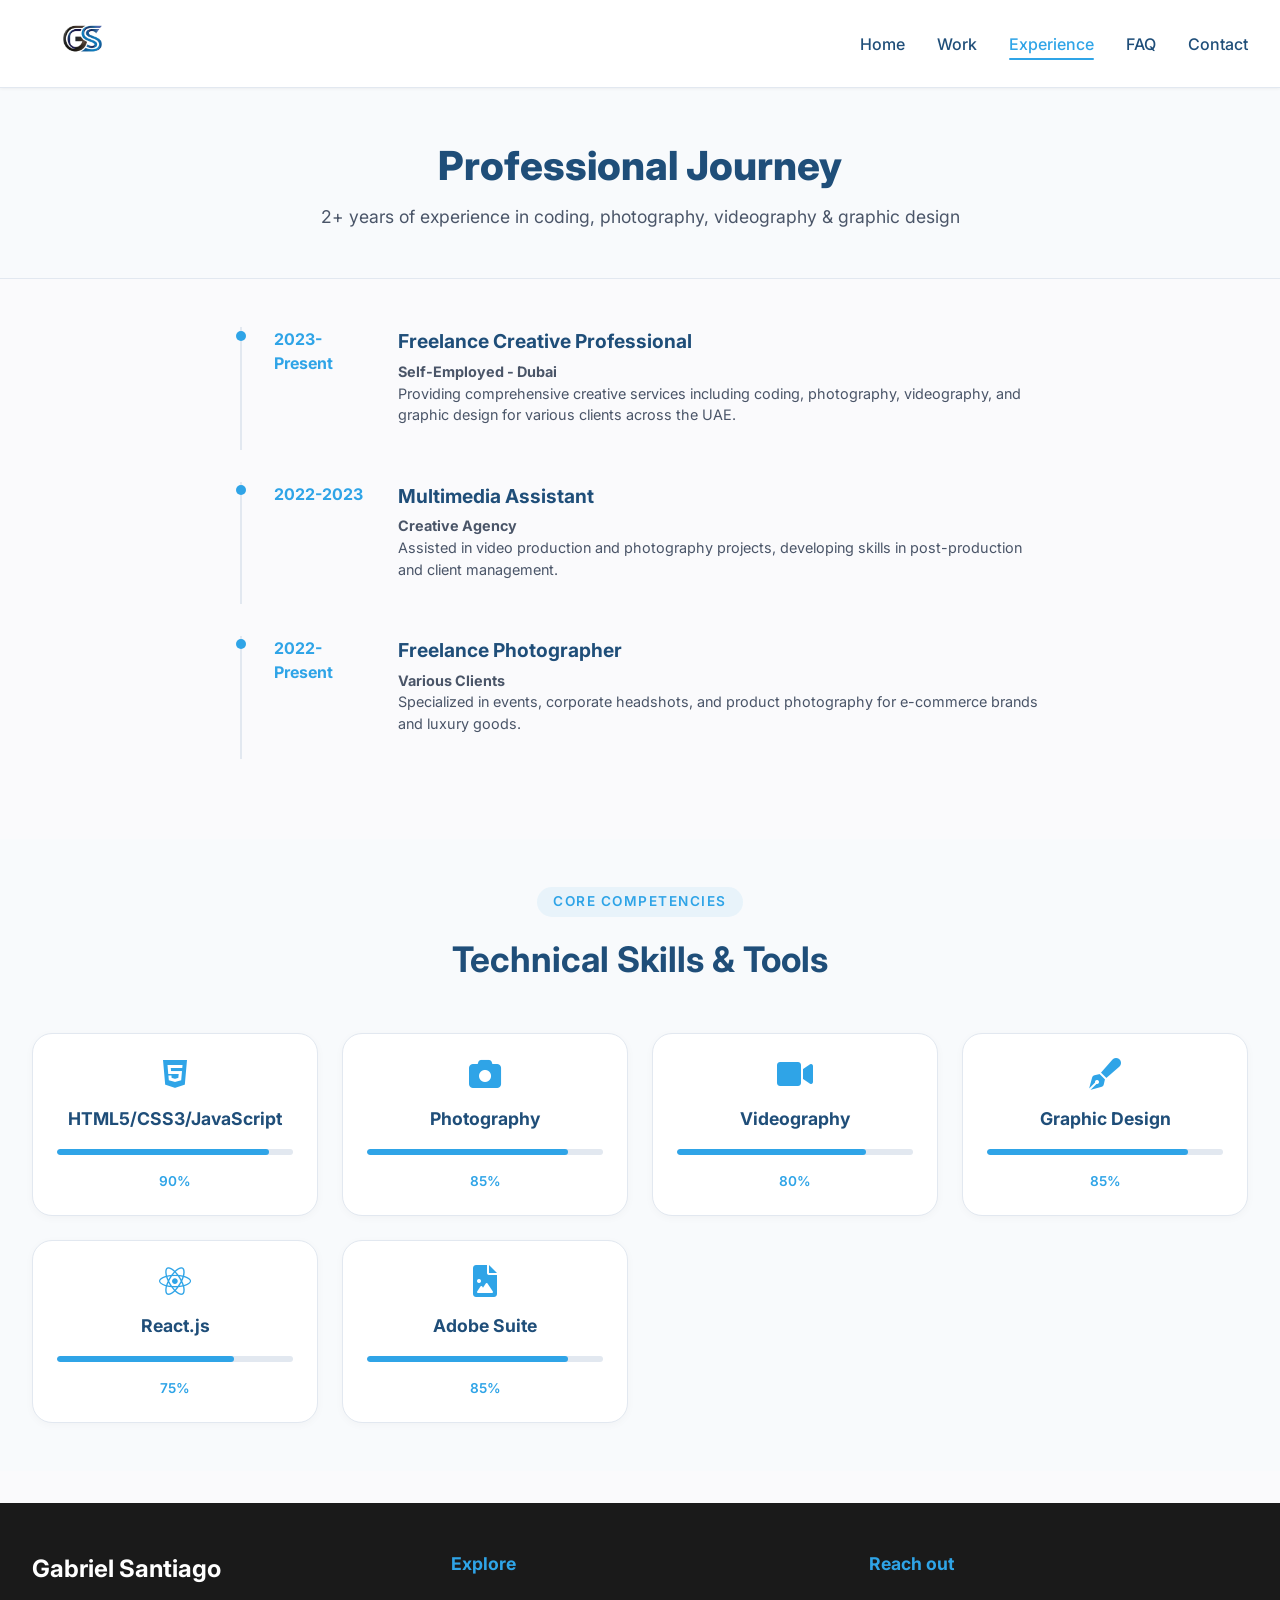
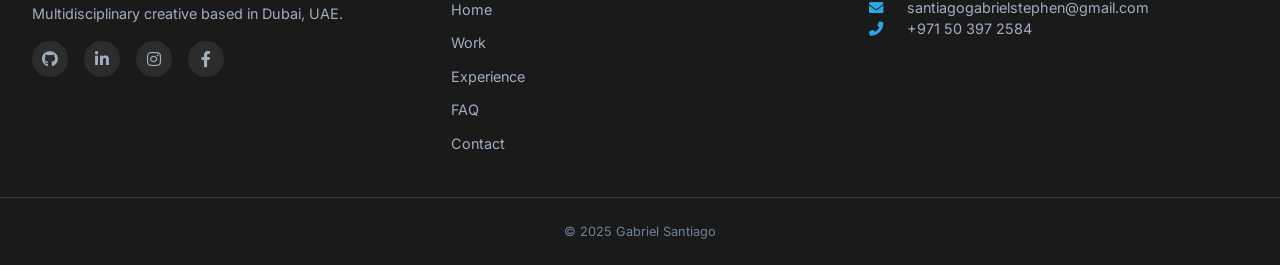
<file: experience.html>
<!DOCTYPE html>
<html lang="en">
<head>
    <meta charset="UTF-8">
    <meta name="viewport" content="width=device-width, initial-scale=1.0">
    <title>Experience | Gabriel Santiago Professional Journey</title>
    <link rel="icon" type="image/png" href="favicon.png">
    <link rel="stylesheet" href="style.css">
    <link href="https://fonts.googleapis.com/css2?family=Inter:opsz,wght@14..32,300;400;600;700;800&display=swap" rel="stylesheet">
    <link rel="stylesheet" href="https://cdnjs.cloudflare.com/ajax/libs/font-awesome/6.0.0-beta3/css/all.min.css">
</head>
<body>
<div class="page-transition-overlay" id="pageOverlay">
    <img src="images/logo for portfolio.png" alt="Gabriel Santiago" class="transition-logo">
    <div class="transition-loading-bar">
        <div class="transition-loading-bar-fill"></div>
    </div>
    <span class="transition-text">Loading</span>
</div>    <div class="content-wrapper" id="contentWrapper">

        <header class="site-header">
            <div class="container nav-container">
                <div class="logo">
                    <a href="index.html">
                        <img src="images/logo for portfolio.png" alt="Gabriel Santiago Logo" style="height: 55px; width: auto; display: block;">
                    </a>
                </div>
                <nav class="main-nav">
                    <ul class="nav-links">
                        <li><a href="index.html">Home</a></li>
                        <li><a href="work.html">Work</a></li>
                        <li><a href="experience.html">Experience</a></li>
                        <li><a href="faq.html">FAQ</a></li>
                        <li><a href="contact.html">Contact</a></li>
                    </ul>
                </nav>
                <div class="menu-toggle" id="mobile-menu">
                    <i class="fas fa-bars"></i>
                </div>
            </div>
        </header>

        <main>
            <section class="page-header">
                <div class="container">
                    <h1>Professional Journey</h1>
                    <p>2+ years of experience in coding, photography, videography & graphic design</p>
                </div>
            </section>

            <section class="experience-section">
                <div class="container">
                    <div class="timeline" id="timeline"></div>
                </div>
            </section>

            <section class="skills-detailed">
                <div class="container">
                    <div class="section-header">
                        <span class="section-tag">Core Competencies</span>
                        <h2>Technical Skills & Tools</h2>
                    </div>
                    <div class="skills-detailed-grid" id="skillsDetailed"></div>
                </div>
            </section>
        </main>

        <footer class="site-footer">
            <div class="container footer-container">
                <div class="footer-about">
                    <h3>Gabriel Santiago</h3>
                    <p>Multidisciplinary creative based in Dubai, UAE.</p>
                    <div class="social-links">
                        <a href="https://github.com/stephengabrielsantiago35-stack" target="_blank" rel="noopener" aria-label="GitHub"><i class="fab fa-github"></i></a>
                        <a href="https://www.linkedin.com/in/gabriel-stephen-santiago-94b96336a" target="_blank" rel="noopener" aria-label="LinkedIn"><i class="fab fa-linkedin-in"></i></a>
                        <a href="https://instagram.com/Pareng_gab_to" target="_blank" rel="noopener" aria-label="Instagram"><i class="fab fa-instagram"></i></a>
                        <a href="https://www.facebook.com/gabriel.santiago.973800" target="_blank" rel="noopener" aria-label="Facebook"><i class="fab fa-facebook-f"></i></a>
                    </div>
                </div>
                <div class="footer-links">
                    <h4>Explore</h4>
                    <ul>
                        <li><a href="index.html">Home</a></li>
                        <li><a href="work.html">Work</a></li>
                        <li><a href="experience.html">Experience</a></li>
                        <li><a href="faq.html">FAQ</a></li>
                        <li><a href="contact.html">Contact</a></li>
                    </ul>
                </div>
                <div class="footer-contact">
                    <h4>Reach out</h4>
                    <p><i class="fas fa-envelope"></i> santiagogabrielstephen@gmail.com</p>
                    <p><i class="fas fa-phone-alt"></i> +971 50 397 2584</p>
                </div>
            </div>
            <div class="footer-bottom">
                <p>© 2025 Gabriel Santiago</p>
            </div>
        </footer>

    </div>
    <script src="script.js"></script>
</body>
</html>
</file>
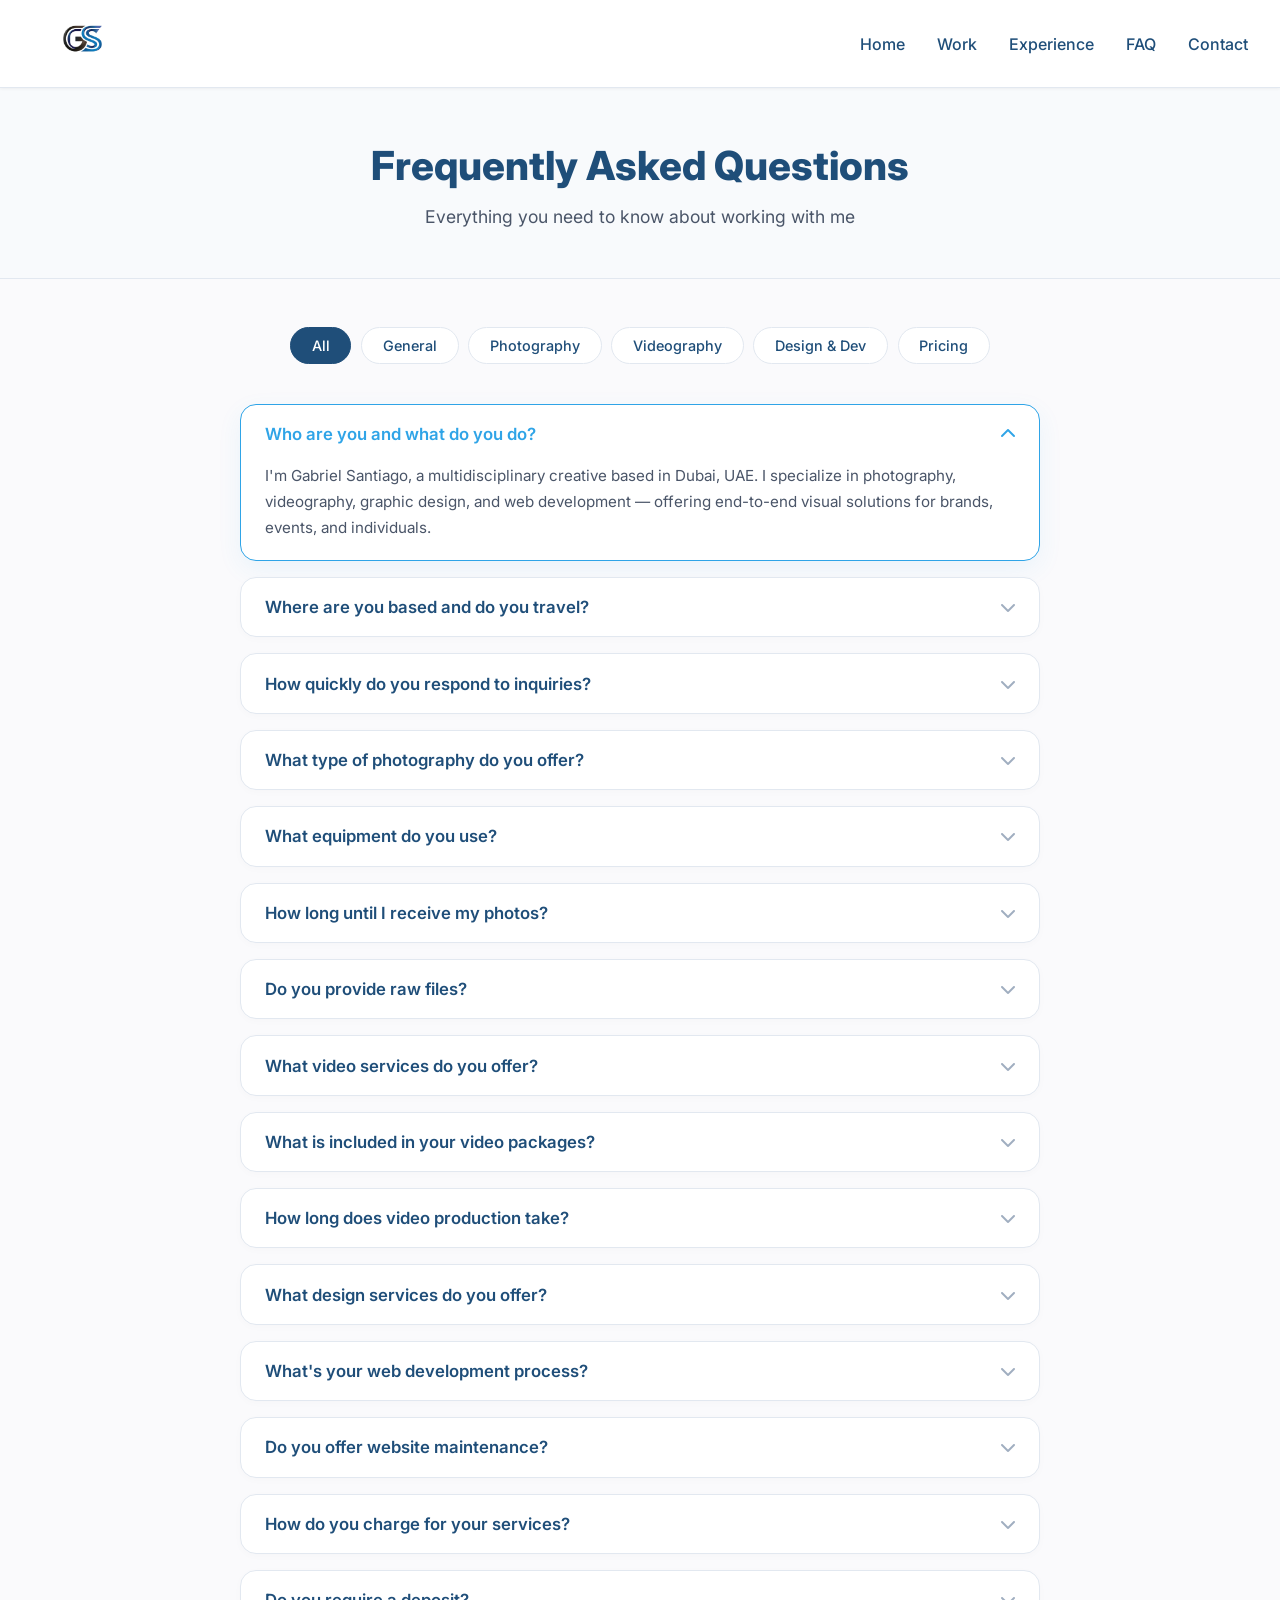
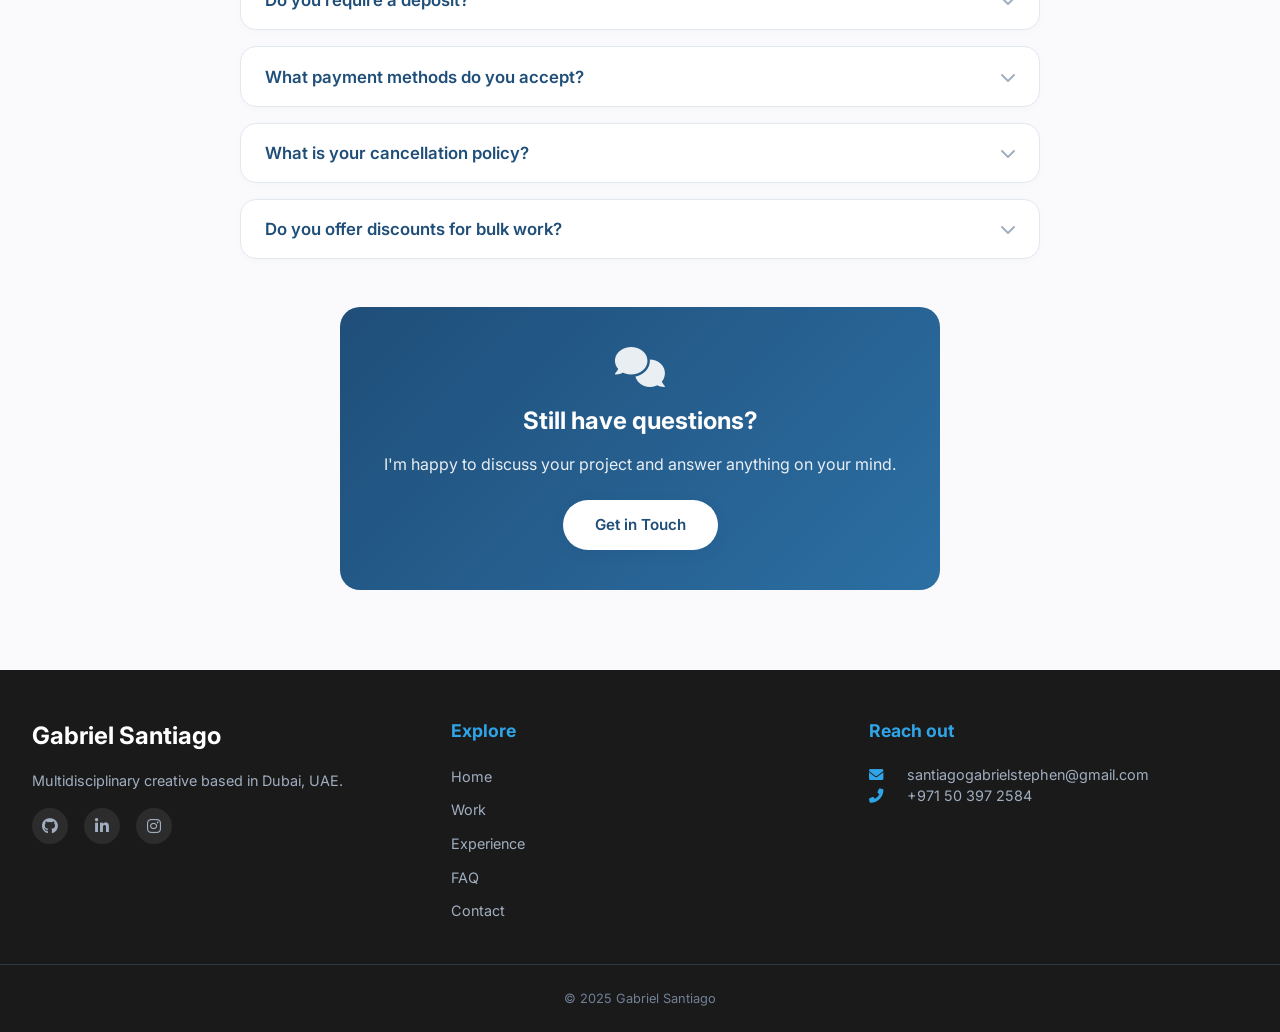
<file: FAQ.html>
<!DOCTYPE html>
<html lang="en">
<head>
    <meta charset="UTF-8">
    <meta name="viewport" content="width=device-width, initial-scale=1.0">
    <title>FAQ | Gabriel Santiago Visual Portfolio</title>
    <link rel="stylesheet" href="style.css">
    <link href="https://fonts.googleapis.com/css2?family=Inter:opsz,wght@14..32,300;400;600;700;800&display=swap" rel="stylesheet">
    <link rel="stylesheet" href="https://cdnjs.cloudflare.com/ajax/libs/font-awesome/6.0.0-beta3/css/all.min.css">
</head>
<body>

    <header class="site-header">
        <div class="container nav-container">
            <div class="logo">
                <a href="index.html">
                    <img src="images/logo for portfolio.png" alt="Gabriel Santiago Logo" style="height: 55px; width: auto; display: block;">
                </a>
            </div>
            <nav class="main-nav">
                <ul class="nav-links">
                    <li><a href="index.html">Home</a></li>
                    <li><a href="work.html">Work</a></li>
                    <li><a href="experience.html">Experience</a></li>
                    <li><a href="faq.html">FAQ</a></li>
                    <li><a href="contact.html">Contact</a></li>
                </ul>
            </nav>
            <div class="menu-toggle" id="mobile-menu">
                <i class="fas fa-bars"></i>
            </div>
        </div>
    </header>

    <main>
        <section class="page-header">
            <div class="container">
                <h1>Frequently Asked Questions</h1>
                <p>Everything you need to know about working with me</p>
            </div>
        </section>

        <section class="faq-section">
            <div class="container">
                <div class="faq-categories" id="faqCategories">
                    <button class="faq-cat-btn active-cat" data-cat="all">All</button>
                    <button class="faq-cat-btn" data-cat="general">General</button>
                    <button class="faq-cat-btn" data-cat="photography">Photography</button>
                    <button class="faq-cat-btn" data-cat="videography">Videography</button>
                    <button class="faq-cat-btn" data-cat="design">Design & Dev</button>
                    <button class="faq-cat-btn" data-cat="pricing">Pricing</button>
                </div>

                <div class="faq-grid" id="faqGrid">
                    <div class="faq-card" data-cat="general">
                        <button class="faq-question" aria-expanded="false">
                            <span>Who are you and what do you do?</span>
                            <i class="fas fa-chevron-down"></i>
                        </button>
                        <div class="faq-answer">
                            <p>I'm Gabriel Santiago, a multidisciplinary creative based in Dubai, UAE. I specialize in photography, videography, graphic design, and web development — offering end-to-end visual solutions for brands, events, and individuals.</p>
                        </div>
                    </div>

                    <div class="faq-card" data-cat="general">
                        <button class="faq-question" aria-expanded="false">
                            <span>Where are you based and do you travel?</span>
                            <i class="fas fa-chevron-down"></i>
                        </button>
                        <div class="faq-answer">
                            <p>I'm based in Dubai, UAE, and yes — I'm available for travel! Whether it's within the UAE or internationally, I'm happy to discuss travel arrangements. Travel costs are typically added to the project quote for locations outside Dubai.</p>
                        </div>
                    </div>

                    <div class="faq-card" data-cat="general">
                        <button class="faq-question" aria-expanded="false">
                            <span>How quickly do you respond to inquiries?</span>
                            <i class="fas fa-chevron-down"></i>
                        </button>
                        <div class="faq-answer">
                            <p>I typically respond within 24-48 hours. For urgent requests, feel free to call or WhatsApp me at +971 50 397 2584.</p>
                        </div>
                    </div>

                    <div class="faq-card" data-cat="photography">
                        <button class="faq-question" aria-expanded="false">
                            <span>What type of photography do you offer?</span>
                            <i class="fas fa-chevron-down"></i>
                        </button>
                        <div class="faq-answer">
                            <p>I cover a wide range including:</p>
                            <ul>
                                <li><strong>Portrait Photography</strong> — Individual, family, and professional headshots</li>
                                <li><strong>Event Photography</strong> — Corporate events, galas, and private celebrations</li>
                                <li><strong>Product Photography</strong> — E-commerce, luxury goods, and catalog shoots</li>
                                <li><strong>Lifestyle Photography</strong> — Brand storytelling and editorial work</li>
                            </ul>
                        </div>
                    </div>

                    <div class="faq-card" data-cat="photography">
                        <button class="faq-question" aria-expanded="false">
                            <span>What equipment do you use?</span>
                            <i class="fas fa-chevron-down"></i>
                        </button>
                        <div class="faq-answer">
                            <p>My primary setup includes a Canon R5 mirrorless camera with professional RF lenses, Profoto lighting equipment for studio work, and DJI drones for aerial photography. I bring backup gear to every shoot.</p>
                        </div>
                    </div>

                    <div class="faq-card" data-cat="photography">
                        <button class="faq-question" aria-expanded="false">
                            <span>How long until I receive my photos?</span>
                            <i class="fas fa-chevron-down"></i>
                        </button>
                        <div class="faq-answer">
                            <p>Turnaround time depends on the project:</p>
                            <ul>
                                <li><strong>Portrait sessions:</strong> 5-7 business days</li>
                                <li><strong>Events:</strong> 7-10 business days</li>
                                <li><strong>Product shoots:</strong> 5-10 business days</li>
                                <li><strong>Rush delivery:</strong> Available for an additional fee (2-3 business days)</li>
                            </ul>
                        </div>
                    </div>

                    <div class="faq-card" data-cat="photography">
                        <button class="faq-question" aria-expanded="false">
                            <span>Do you provide raw files?</span>
                            <i class="fas fa-chevron-down"></i>
                        </button>
                        <div class="faq-answer">
                            <p>I typically deliver professionally edited, high-resolution JPEG files. RAW files are available upon request for an additional fee, as they represent unfinished work. I believe the editing process is an essential part of the final product.</p>
                        </div>
                    </div>

                    <div class="faq-card" data-cat="videography">
                        <button class="faq-question" aria-expanded="false">
                            <span>What video services do you offer?</span>
                            <i class="fas fa-chevron-down"></i>
                        </button>
                        <div class="faq-answer">
                            <p>I provide full video production including:</p>
                            <ul>
                                <li>Promotional & brand videos</li>
                                <li>Event highlight reels</li>
                                <li>Social media content (Reels, TikTok, YouTube Shorts)</li>
                                <li>Training & educational videos</li>
                                <li>Drone videography</li>
                            </ul>
                        </div>
                    </div>

                    <div class="faq-card" data-cat="videography">
                        <button class="faq-question" aria-expanded="false">
                            <span>What is included in your video packages?</span>
                            <i class="fas fa-chevron-down"></i>
                        </button>
                        <div class="faq-answer">
                            <p>Every video package includes pre-production planning, on-location filming (with professional lighting and audio), full editing with color grading, background music licensing, and 2 rounds of revisions. Final delivery is in your preferred format (MP4, MOV, etc.).</p>
                        </div>
                    </div>

                    <div class="faq-card" data-cat="videography">
                        <button class="faq-question" aria-expanded="false">
                            <span>How long does video production take?</span>
                            <i class="fas fa-chevron-down"></i>
                        </button>
                        <div class="faq-answer">
                            <p>Timeline varies by project complexity:</p>
                            <ul>
                                <li><strong>Short social clips (30-60 sec):</strong> 3-5 business days</li>
                                <li><strong>Promotional videos (1-3 min):</strong> 7-14 business days</li>
                                <li><strong>Event highlight reels:</strong> 5-10 business days</li>
                                <li><strong>Full production projects:</strong> Discussed case-by-case</li>
                            </ul>
                        </div>
                    </div>

                    <div class="faq-card" data-cat="design">
                        <button class="faq-question" aria-expanded="false">
                            <span>What design services do you offer?</span>
                            <i class="fas fa-chevron-down"></i>
                        </button>
                        <div class="faq-answer">
                            <p>I offer a full range of graphic design and web development:</p>
                            <ul>
                                <li>Logo & brand identity design</li>
                                <li>UI/UX design for websites and apps</li>
                                <li>Marketing materials (brochures, flyers, social media graphics)</li>
                                <li>Full-stack website development (HTML, CSS, JavaScript, React)</li>
                                <li>E-commerce platform development</li>
                            </ul>
                        </div>
                    </div>

                    <div class="faq-card" data-cat="design">
                        <button class="faq-question" aria-expanded="false">
                            <span>What's your web development process?</span>
                            <i class="fas fa-chevron-down"></i>
                        </button>
                        <div class="faq-answer">
                            <p>My development process follows 5 steps:</p>
                            <ol>
                                <li><strong>Discovery</strong> — Understanding your goals and requirements</li>
                                <li><strong>Design</strong> — Wireframes and visual mockups in Figma</li>
                                <li><strong>Development</strong> — Clean, responsive code</li>
                                <li><strong>Review</strong> — Testing and your feedback</li>
                                <li><strong>Launch</strong> — Deployment and handover</li>
                            </ol>
                        </div>
                    </div>

                    <div class="faq-card" data-cat="design">
                        <button class="faq-question" aria-expanded="false">
                            <span>Do you offer website maintenance?</span>
                            <i class="fas fa-chevron-down"></i>
                        </button>
                        <div class="faq-answer">
                            <p>Yes! I offer ongoing maintenance packages that include content updates, security patches, performance monitoring, and minor feature additions. Monthly retainer options are available — let's discuss what fits your needs.</p>
                        </div>
                    </div>

                    <div class="faq-card" data-cat="pricing">
                        <button class="faq-question" aria-expanded="false">
                            <span>How do you charge for your services?</span>
                            <i class="fas fa-chevron-down"></i>
                        </button>
                        <div class="faq-answer">
                            <p>Pricing depends on the project scope. I offer:</p>
                            <ul>
                                <li><strong>Project-based pricing</strong> — Fixed quote for defined deliverables</li>
                                <li><strong>Hourly rates</strong> — For flexible or ongoing work</li>
                                <li><strong>Day rates</strong> — Common for event photography/videography</li>
                                <li><strong>Retainer packages</strong> — Monthly commitment for regular work</li>
                            </ul>
                            <p>Every project starts with a free consultation to understand your needs and provide a detailed quote.</p>
                        </div>
                    </div>

                    <div class="faq-card" data-cat="pricing">
                        <button class="faq-question" aria-expanded="false">
                            <span>Do you require a deposit?</span>
                            <i class="fas fa-chevron-down"></i>
                        </button>
                        <div class="faq-answer">
                            <p>Yes, I typically require a 50% non-refundable deposit to secure your booking date, with the remaining 50% due upon project completion and before final file delivery. For larger projects, I can work out a milestone-based payment plan.</p>
                        </div>
                    </div>

                    <div class="faq-card" data-cat="pricing">
                        <button class="faq-question" aria-expanded="false">
                            <span>What payment methods do you accept?</span>
                            <i class="fas fa-chevron-down"></i>
                        </button>
                        <div class="faq-answer">
                            <p>I accept bank transfers (preferred in UAE), as well as PayPal and cash. For international clients, PayPal or Wise transfers work best. An invoice is provided for every transaction.</p>
                        </div>
                    </div>

                    <div class="faq-card" data-cat="pricing">
                        <button class="faq-question" aria-expanded="false">
                            <span>What is your cancellation policy?</span>
                            <i class="fas fa-chevron-down"></i>
                        </button>
                        <div class="faq-answer">
                            <p>Cancellations made 7+ days before the scheduled date receive a partial refund of the deposit (minus administrative fees). Cancellations within 7 days forfeit the deposit. Rescheduling is free if I have availability on the new date.</p>
                        </div>
                    </div>

                    <div class="faq-card" data-cat="pricing">
                        <button class="faq-question" aria-expanded="false">
                            <span>Do you offer discounts for bulk work?</span>
                            <i class="fas fa-chevron-down"></i>
                        </button>
                        <div class="faq-answer">
                            <p>Absolutely! I offer package discounts for ongoing work, multiple service bookings, and long-term retainer agreements. Let's discuss your needs and I'll create a customized quote that works for your budget.</p>
                        </div>
                    </div>
                </div>

                <div class="faq-cta">
                    <div class="faq-cta-content">
                        <i class="fas fa-comments"></i>
                        <h3>Still have questions?</h3>
                        <p>I'm happy to discuss your project and answer anything on your mind.</p>
                        <a href="contact.html" class="btn btn-primary">Get in Touch</a>
                    </div>
                </div>
            </div>
        </section>
    </main>

    <footer class="site-footer">
        <div class="container footer-container">
            <div class="footer-about">
                <h3>Gabriel Santiago</h3>
                <p>Multidisciplinary creative based in Dubai, UAE.</p>
                <div class="social-links">
                    <a href="#"><i class="fab fa-github"></i></a>
                    <a href="#"><i class="fab fa-linkedin-in"></i></a>
                    <a href="#"><i class="fab fa-instagram"></i></a>
                </div>
            </div>
            <div class="footer-links">
                <h4>Explore</h4>
                <ul>
                    <li><a href="index.html">Home</a></li>
                    <li><a href="work.html">Work</a></li>
                    <li><a href="experience.html">Experience</a></li>
                    <li><a href="faq.html">FAQ</a></li>
                    <li><a href="contact.html">Contact</a></li>
                </ul>
            </div>
            <div class="footer-contact">
                <h4>Reach out</h4>
                <p><i class="fas fa-envelope"></i> santiagogabrielstephen@gmail.com</p>
                <p><i class="fas fa-phone-alt"></i> +971 50 397 2584</p>
            </div>
        </div>
        <div class="footer-bottom">
            <p>© 2025 Gabriel Santiago</p>
        </div>
    </footer>

    <script src="script.js"></script>
</body>
</html>
</file>
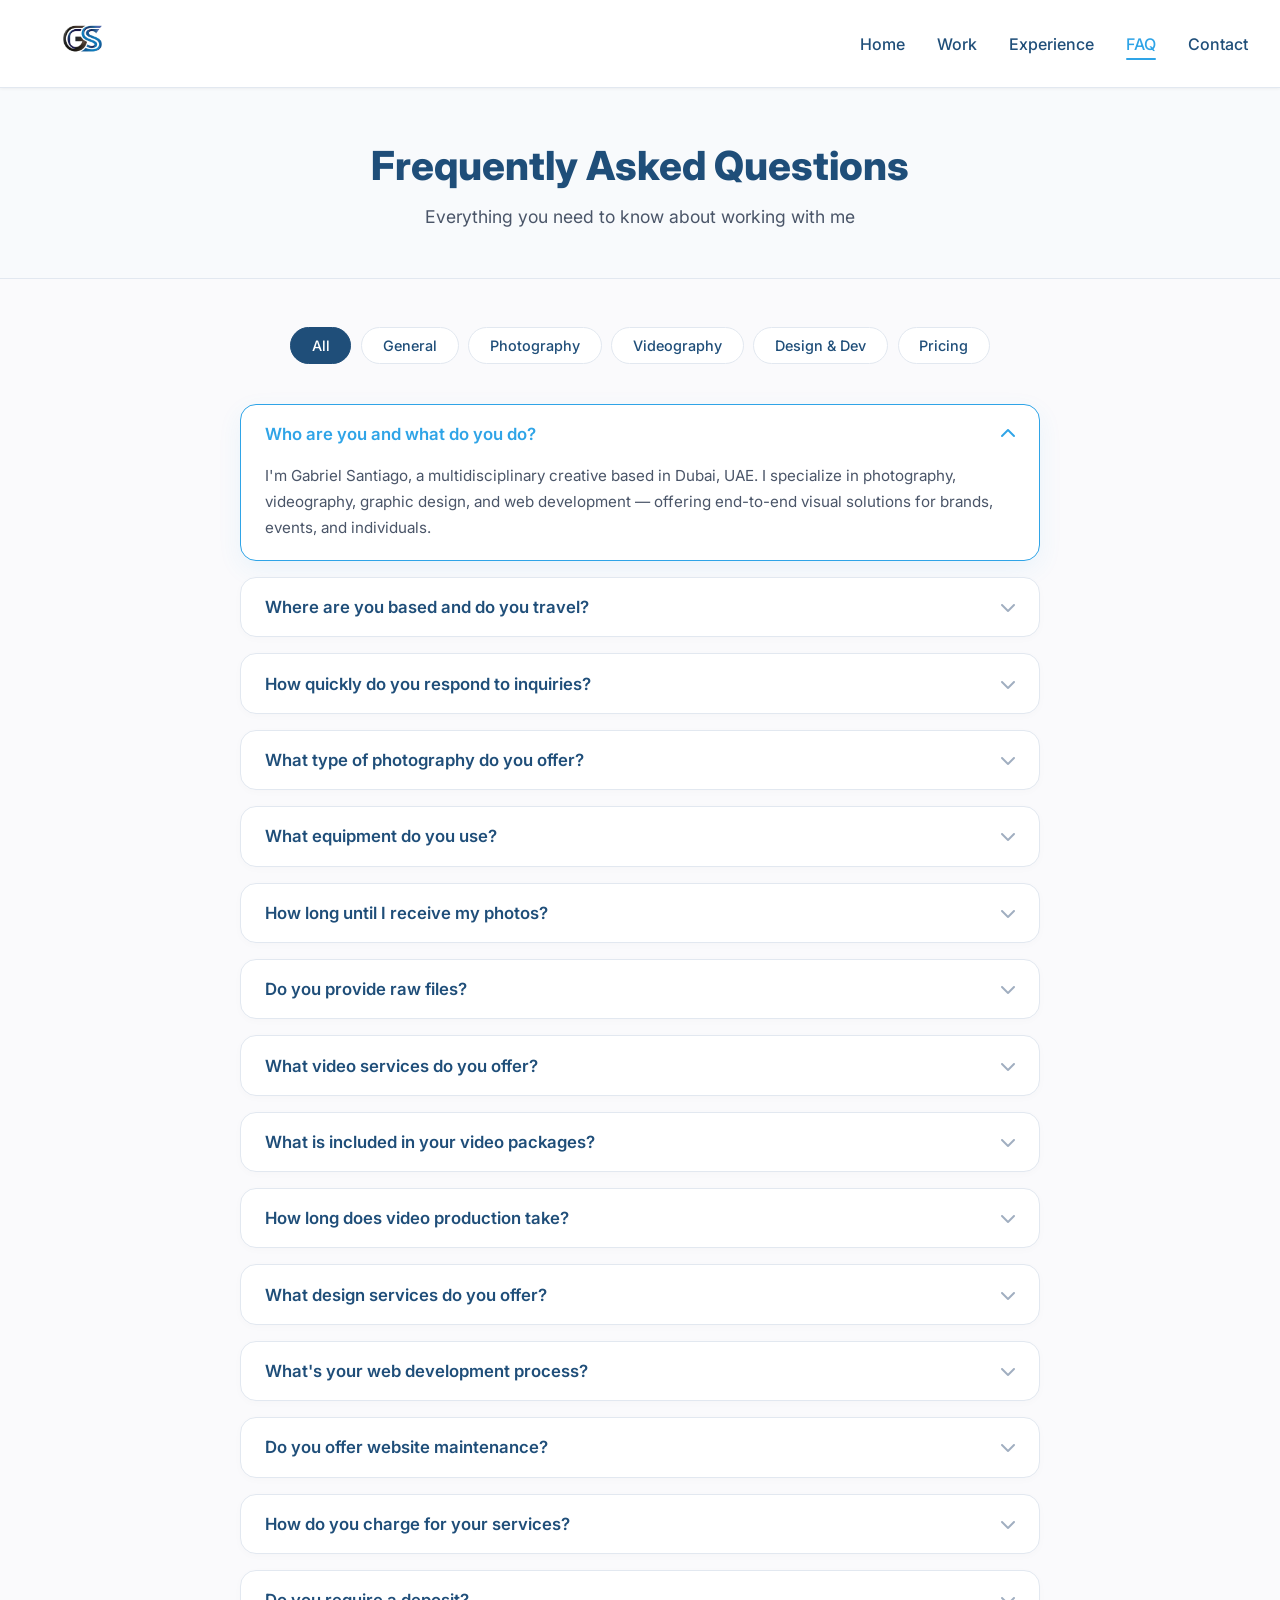
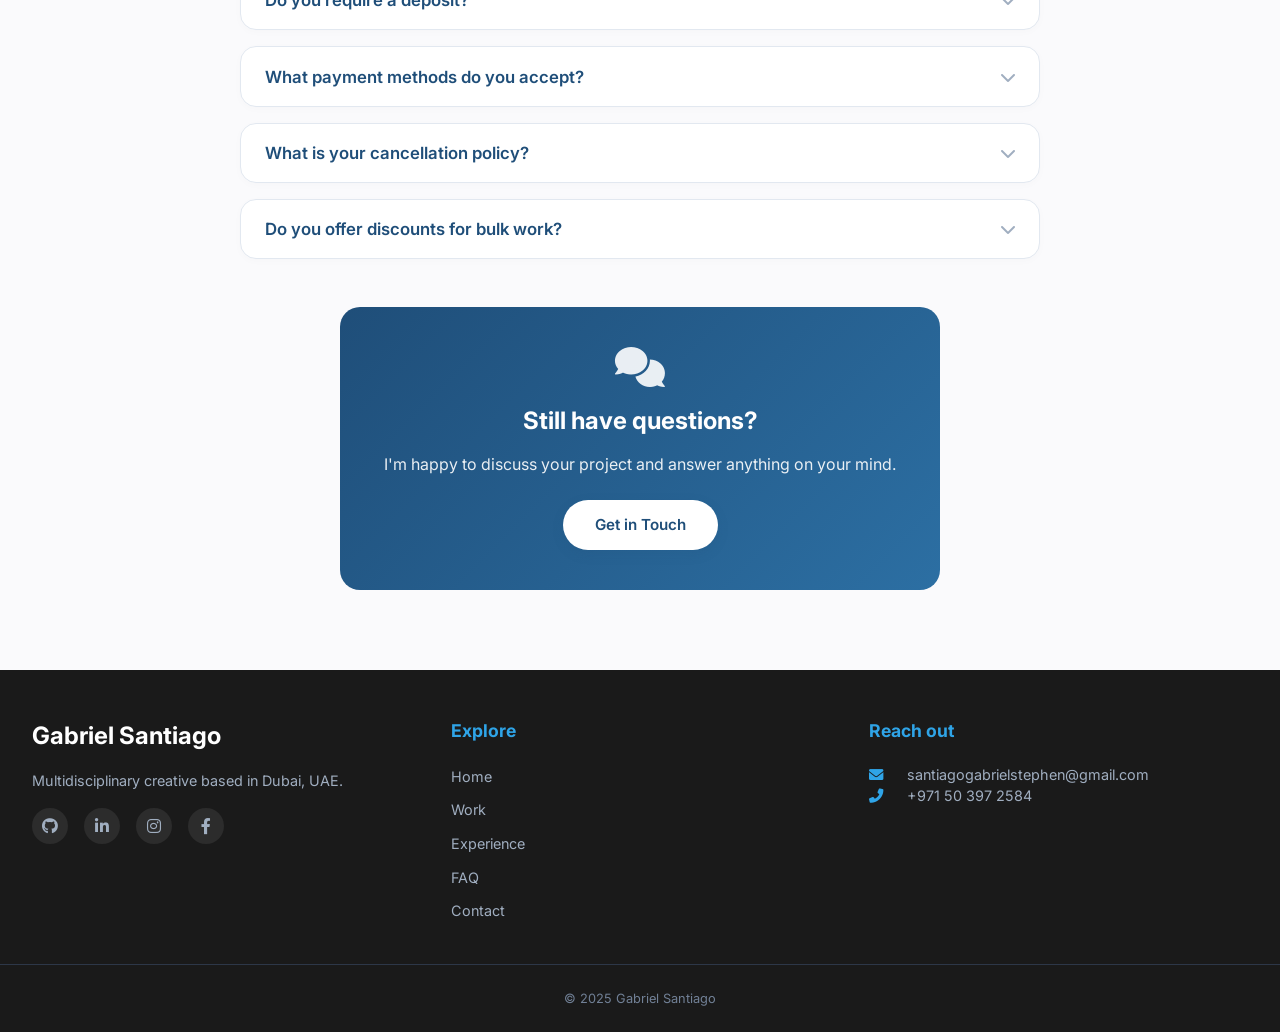
<file: faq.html>
<!DOCTYPE html>
<html lang="en">
<head>
    <meta charset="UTF-8">
    <meta name="viewport" content="width=device-width, initial-scale=1.0">
    <title>FAQ | Gabriel Santiago Visual Portfolio</title>
    <link rel="icon" type="image/png" href="favicon.png">
    <link rel="stylesheet" href="style.css">
    <link href="https://fonts.googleapis.com/css2?family=Inter:opsz,wght@14..32,300;400;600;700;800&display=swap" rel="stylesheet">
    <link rel="stylesheet" href="https://cdnjs.cloudflare.com/ajax/libs/font-awesome/6.0.0-beta3/css/all.min.css">
</head>
<body>
<div class="page-transition-overlay" id="pageOverlay">
    <img src="images/logo for portfolio.png" alt="Gabriel Santiago" class="transition-logo">
    <div class="transition-loading-bar">
        <div class="transition-loading-bar-fill"></div>
    </div>
    <span class="transition-text">Loading</span>
</div>    <div class="content-wrapper" id="contentWrapper">

        <header class="site-header">
            <div class="container nav-container">
                <div class="logo">
                    <a href="index.html">
                        <img src="images/logo for portfolio.png" alt="Gabriel Santiago Logo" style="height: 55px; width: auto; display: block;">
                    </a>
                </div>
                <nav class="main-nav">
                    <ul class="nav-links">
                        <li><a href="index.html">Home</a></li>
                        <li><a href="work.html">Work</a></li>
                        <li><a href="experience.html">Experience</a></li>
                        <li><a href="faq.html">FAQ</a></li>
                        <li><a href="contact.html">Contact</a></li>
                    </ul>
                </nav>
                <div class="menu-toggle" id="mobile-menu">
                    <i class="fas fa-bars"></i>
                </div>
            </div>
        </header>

        <main>
            <section class="page-header">
                <div class="container">
                    <h1>Frequently Asked Questions</h1>
                    <p>Everything you need to know about working with me</p>
                </div>
            </section>

            <section class="faq-section">
                <div class="container">
                    <div class="faq-categories" id="faqCategories">
                        <button class="faq-cat-btn active-cat" data-cat="all">All</button>
                        <button class="faq-cat-btn" data-cat="general">General</button>
                        <button class="faq-cat-btn" data-cat="photography">Photography</button>
                        <button class="faq-cat-btn" data-cat="videography">Videography</button>
                        <button class="faq-cat-btn" data-cat="design">Design & Dev</button>
                        <button class="faq-cat-btn" data-cat="pricing">Pricing</button>
                    </div>

                    <div class="faq-grid" id="faqGrid">
                        <div class="faq-card" data-cat="general">
                            <button class="faq-question" aria-expanded="false">
                                <span>Who are you and what do you do?</span>
                                <i class="fas fa-chevron-down"></i>
                            </button>
                            <div class="faq-answer">
                                <p>I'm Gabriel Santiago, a multidisciplinary creative based in Dubai, UAE. I specialize in photography, videography, graphic design, and web development — offering end-to-end visual solutions for brands, events, and individuals.</p>
                            </div>
                        </div>

                        <div class="faq-card" data-cat="general">
                            <button class="faq-question" aria-expanded="false">
                                <span>Where are you based and do you travel?</span>
                                <i class="fas fa-chevron-down"></i>
                            </button>
                            <div class="faq-answer">
                                <p>I'm based in Dubai, UAE, and I'm available for projects throughout the UAE — including Abu Dhabi, Sharjah, Ajman, and all other emirates. Travel within the UAE is included in my project pricing.</p>
                            </div>
                        </div>

                        <div class="faq-card" data-cat="general">
                            <button class="faq-question" aria-expanded="false">
                                <span>How quickly do you respond to inquiries?</span>
                                <i class="fas fa-chevron-down"></i>
                            </button>
                            <div class="faq-answer">
                                <p>I typically respond within 24-48 hours. For urgent requests, feel free to call or WhatsApp me at +971 50 397 2584.</p>
                            </div>
                        </div>

                        <div class="faq-card" data-cat="photography">
                            <button class="faq-question" aria-expanded="false">
                                <span>What type of photography do you offer?</span>
                                <i class="fas fa-chevron-down"></i>
                            </button>
                            <div class="faq-answer">
                                <p>I cover a wide range including:</p>
                                <ul>
                                    <li><strong>Portrait Photography</strong> — Individual, family, and professional headshots</li>
                                    <li><strong>Event Photography</strong> — Corporate events, galas, and private celebrations</li>
                                    <li><strong>Product Photography</strong> — E-commerce, luxury goods, and catalog shoots</li>
                                    <li><strong>Lifestyle Photography</strong> — Brand storytelling and editorial work</li>
                                </ul>
                            </div>
                        </div>

                        <div class="faq-card" data-cat="photography">
                            <button class="faq-question" aria-expanded="false">
                                <span>What equipment do you use?</span>
                                <i class="fas fa-chevron-down"></i>
                            </button>
                            <div class="faq-answer">
                                <p>My primary setup includes a Canon R5 mirrorless camera with professional RF lenses, Profoto lighting equipment for studio work, and DJI drones for aerial photography. I bring backup gear to every shoot.</p>
                            </div>
                        </div>

                        <div class="faq-card" data-cat="photography">
                            <button class="faq-question" aria-expanded="false">
                                <span>How long until I receive my photos?</span>
                                <i class="fas fa-chevron-down"></i>
                            </button>
                            <div class="faq-answer">
                                <p>Turnaround time depends on the project:</p>
                                <ul>
                                    <li><strong>Portrait sessions:</strong> 5-7 business days</li>
                                    <li><strong>Events:</strong> 7-10 business days</li>
                                    <li><strong>Product shoots:</strong> 5-10 business days</li>
                                    <li><strong>Rush delivery:</strong> Available for an additional fee (2-3 business days)</li>
                                </ul>
                            </div>
                        </div>

                        <div class="faq-card" data-cat="photography">
                            <button class="faq-question" aria-expanded="false">
                                <span>Do you provide raw files?</span>
                                <i class="fas fa-chevron-down"></i>
                            </button>
                            <div class="faq-answer">
                                <p>I typically deliver professionally edited, high-resolution JPEG files. RAW files are available upon request for an additional fee, as they represent unfinished work. I believe the editing process is an essential part of the final product.</p>
                            </div>
                        </div>

                        <div class="faq-card" data-cat="videography">
                            <button class="faq-question" aria-expanded="false">
                                <span>What video services do you offer?</span>
                                <i class="fas fa-chevron-down"></i>
                            </button>
                            <div class="faq-answer">
                                <p>I provide full video production including:</p>
                                <ul>
                                    <li>Promotional & brand videos</li>
                                    <li>Event highlight reels</li>
                                    <li>Social media content (Reels, TikTok, YouTube Shorts)</li>
                                    <li>Training & educational videos</li>
                                    <li>Drone videography</li>
                                </ul>
                            </div>
                        </div>

                        <div class="faq-card" data-cat="videography">
                            <button class="faq-question" aria-expanded="false">
                                <span>What is included in your video packages?</span>
                                <i class="fas fa-chevron-down"></i>
                            </button>
                            <div class="faq-answer">
                                <p>Every video package includes pre-production planning, on-location filming (with professional lighting and audio), full editing with color grading, background music licensing, and 2 rounds of revisions. Final delivery is in your preferred format (MP4, MOV, etc.).</p>
                            </div>
                        </div>

                        <div class="faq-card" data-cat="videography">
                            <button class="faq-question" aria-expanded="false">
                                <span>How long does video production take?</span>
                                <i class="fas fa-chevron-down"></i>
                            </button>
                            <div class="faq-answer">
                                <p>Timeline varies by project complexity:</p>
                                <ul>
                                    <li><strong>Short social clips (30-60 sec):</strong> 3-5 business days</li>
                                    <li><strong>Promotional videos (1-3 min):</strong> 7-14 business days</li>
                                    <li><strong>Event highlight reels:</strong> 5-10 business days</li>
                                    <li><strong>Full production projects:</strong> Discussed case-by-case</li>
                                </ul>
                            </div>
                        </div>

                        <div class="faq-card" data-cat="design">
                            <button class="faq-question" aria-expanded="false">
                                <span>What design services do you offer?</span>
                                <i class="fas fa-chevron-down"></i>
                            </button>
                            <div class="faq-answer">
                                <p>I offer a full range of graphic design and web development:</p>
                                <ul>
                                    <li>Logo & brand identity design</li>
                                    <li>UI/UX design for websites and apps</li>
                                    <li>Marketing materials (brochures, flyers, social media graphics)</li>
                                    <li>Full-stack website development (HTML, CSS, JavaScript, React)</li>
                                    <li>E-commerce platform development</li>
                                </ul>
                            </div>
                        </div>

                        <div class="faq-card" data-cat="design">
                            <button class="faq-question" aria-expanded="false">
                                <span>What's your web development process?</span>
                                <i class="fas fa-chevron-down"></i>
                            </button>
                            <div class="faq-answer">
                                <p>My development process follows 5 steps:</p>
                                <ol>
                                    <li><strong>Discovery</strong> — Understanding your goals and requirements</li>
                                    <li><strong>Design</strong> — Wireframes and visual mockups in Figma</li>
                                    <li><strong>Development</strong> — Clean, responsive code</li>
                                    <li><strong>Review</strong> — Testing and your feedback</li>
                                    <li><strong>Launch</strong> — Deployment and handover</li>
                                </ol>
                            </div>
                        </div>

                        <div class="faq-card" data-cat="design">
                            <button class="faq-question" aria-expanded="false">
                                <span>Do you offer website maintenance?</span>
                                <i class="fas fa-chevron-down"></i>
                            </button>
                            <div class="faq-answer">
                                <p>Yes! I offer ongoing maintenance packages that include content updates, security patches, performance monitoring, and minor feature additions. Monthly retainer options are available — let's discuss what fits your needs.</p>
                            </div>
                        </div>

                        <div class="faq-card" data-cat="pricing">
                            <button class="faq-question" aria-expanded="false">
                                <span>How do you charge for your services?</span>
                                <i class="fas fa-chevron-down"></i>
                            </button>
                            <div class="faq-answer">
                                <p>Pricing depends on the project scope. I offer:</p>
                                <ul>
                                    <li><strong>Project-based pricing</strong> — Fixed quote for defined deliverables</li>
                                    <li><strong>Hourly rates</strong> — For flexible or ongoing work</li>
                                    <li><strong>Day rates</strong> — Common for event photography/videography</li>
                                    <li><strong>Retainer packages</strong> — Monthly commitment for regular work</li>
                                </ul>
                                <p>Every project starts with a free consultation to understand your needs and provide a detailed quote.</p>
                            </div>
                        </div>

                        <div class="faq-card" data-cat="pricing">
                            <button class="faq-question" aria-expanded="false">
                                <span>Do you require a deposit?</span>
                                <i class="fas fa-chevron-down"></i>
                            </button>
                            <div class="faq-answer">
                                <p>Yes, I typically require a 50% non-refundable deposit to secure your booking date, with the remaining 50% due upon project completion and before final file delivery. For larger projects, I can work out a milestone-based payment plan.</p>
                            </div>
                        </div>

                        <div class="faq-card" data-cat="pricing">
                            <button class="faq-question" aria-expanded="false">
                                <span>What payment methods do you accept?</span>
                                <i class="fas fa-chevron-down"></i>
                            </button>
                            <div class="faq-answer">
                                <p>I accept bank transfers (preferred in UAE), as well as PayPal and cash. For international clients, PayPal or Wise transfers work best. An invoice is provided for every transaction.</p>
                            </div>
                        </div>

                        <div class="faq-card" data-cat="pricing">
                            <button class="faq-question" aria-expanded="false">
                                <span>What is your cancellation policy?</span>
                                <i class="fas fa-chevron-down"></i>
                            </button>
                            <div class="faq-answer">
                                <p>Cancellations made 7+ days before the scheduled date receive a partial refund of the deposit (minus administrative fees). Cancellations within 7 days forfeit the deposit. Rescheduling is free if I have availability on the new date.</p>
                            </div>
                        </div>

                        <div class="faq-card" data-cat="pricing">
                            <button class="faq-question" aria-expanded="false">
                                <span>Do you offer discounts for bulk work?</span>
                                <i class="fas fa-chevron-down"></i>
                            </button>
                            <div class="faq-answer">
                                <p>Absolutely! I offer package discounts for ongoing work, multiple service bookings, and long-term retainer agreements. Let's discuss your needs and I'll create a customized quote that works for your budget.</p>
                            </div>
                        </div>
                    </div>

                    <div class="faq-cta">
                        <div class="faq-cta-content">
                            <i class="fas fa-comments"></i>
                            <h3>Still have questions?</h3>
                            <p>I'm happy to discuss your project and answer anything on your mind.</p>
                            <a href="contact.html" class="btn btn-primary">Get in Touch</a>
                        </div>
                    </div>
                </div>
            </section>
        </main>

        <footer class="site-footer">
            <div class="container footer-container">
                <div class="footer-about">
                    <h3>Gabriel Santiago</h3>
                    <p>Multidisciplinary creative based in Dubai, UAE.</p>
                    <div class="social-links">
                        <a href="https://github.com/stephengabrielsantiago35-stack" target="_blank" rel="noopener" aria-label="GitHub"><i class="fab fa-github"></i></a>
                        <a href="https://www.linkedin.com/in/gabriel-stephen-santiago-94b96336a" target="_blank" rel="noopener" aria-label="LinkedIn"><i class="fab fa-linkedin-in"></i></a>
                        <a href="https://instagram.com/Pareng_gab_to" target="_blank" rel="noopener" aria-label="Instagram"><i class="fab fa-instagram"></i></a>
                        <a href="https://www.facebook.com/gabriel.santiago.973800" target="_blank" rel="noopener" aria-label="Facebook"><i class="fab fa-facebook-f"></i></a>
                    </div>
                </div>
                <div class="footer-links">
                    <h4>Explore</h4>
                    <ul>
                        <li><a href="index.html">Home</a></li>
                        <li><a href="work.html">Work</a></li>
                        <li><a href="experience.html">Experience</a></li>
                        <li><a href="faq.html">FAQ</a></li>
                        <li><a href="contact.html">Contact</a></li>
                    </ul>
                </div>
                <div class="footer-contact">
                    <h4>Reach out</h4>
                    <p><i class="fas fa-envelope"></i> santiagogabrielstephen@gmail.com</p>
                    <p><i class="fas fa-phone-alt"></i> +971 50 397 2584</p>
                </div>
            </div>
            <div class="footer-bottom">
                <p>© 2025 Gabriel Santiago</p>
            </div>
        </footer>

    </div>
    <script src="script.js"></script>
</body>
</html>
</file>
<file: style.css>
/* ===================================================================
   1. GLOBAL RESET & BASE STYLES
   =================================================================== */
* {
    margin: 0;
    padding: 0;
    box-sizing: border-box;
}

body {
    font-family: 'Inter', sans-serif;
    background-color: #fafafc;
    color: #1A1A1A;
    line-height: 1.5;
    overflow-x: hidden;
}

.container {
    max-width: 1280px;
    margin: 0 auto;
    padding: 0 2rem;
}

a {
    text-decoration: none;
    color: inherit;
    transition: all 0.2s ease;
}

ul {
    list-style: none;
}

img {
    max-width: 100%;
    height: auto;
    display: block;
}

/* ===================================================================
   2. TYPOGRAPHY & UTILITIES
   =================================================================== */
.accent {
    color: #2FA4E7;
    position: relative;
    display: inline-block;
}

.section-header {
    text-align: center;
    margin-bottom: 3rem;
}

.section-tag {
    display: inline-block;
    font-size: 0.85rem;
    font-weight: 600;
    text-transform: uppercase;
    letter-spacing: 1.5px;
    color: #2FA4E7;
    background: rgba(47, 164, 231, 0.08);
    padding: 0.3rem 1rem;
    border-radius: 30px;
    margin-bottom: 1rem;
}

.section-header h2 {
    font-size: 2.2rem;
    font-weight: 700;
    margin-bottom: 1rem;
    color: #1F4E79;
}

.section-header p {
    font-size: 1.1rem;
    color: #4a5568;
    max-width: 650px;
    margin: 0 auto;
}

/* ===================================================================
   3. BUTTONS & INTERACTIVE ELEMENTS
   =================================================================== */
.btn {
    display: inline-flex;
    align-items: center;
    gap: 0.6rem;
    padding: 0.85rem 2rem;
    border-radius: 40px;
    font-weight: 600;
    font-size: 0.95rem;
    cursor: pointer;
    transition: all 0.25s;
    border: none;
}

.btn-primary {
    background: #1F4E79;
    color: white;
    box-shadow: 0 4px 12px rgba(31, 78, 121, 0.15);
}

.btn-primary:hover {
    background: #2C6FA3;
    transform: translateY(-2px);
    box-shadow: 0 6px 16px rgba(31, 78, 121, 0.2);
}

.btn-outline {
    background: transparent;
    border: 1.5px solid #cbd5e0;
    color: #1F4E79;
}

.btn-outline:hover {
    border-color: #2FA4E7;
    background: rgba(47, 164, 231, 0.05);
    transform: translateY(-2px);
    color: #2FA4E7;
}

.btn-secondary {
    background: #2FA4E7;
    color: white;
}

.btn-secondary:hover {
    background: #2C6FA3;
    transform: translateY(-2px);
}

.center-btn {
    text-align: center;
    margin-top: 2rem;
}

/* ===================================================================
   4. HEADER & NAVIGATION
   =================================================================== */
.site-header {
    background: white;
    box-shadow: 0 1px 3px rgba(0, 0, 0, 0.05);
    position: sticky;
    top: 0;
    z-index: 100;
    border-bottom: 1px solid #e2e8f0;
}

.nav-container {
    display: flex;
    justify-content: space-between;
    align-items: center;
    padding: 1rem 2rem;
}

.logo a {
    display: flex;
    align-items: center;
}

.logo img {
    height: 55px;
    width: auto;
    object-fit: contain;
}

.nav-links {
    display: flex;
    gap: 2rem;
    align-items: center;
}

.nav-links a {
    font-weight: 500;
    color: #1F4E79;
    transition: 0.2s;
    position: relative;
}

.nav-links a:hover, 
.nav-links a.active-nav {
    color: #2FA4E7;
}

.nav-links a.active-nav::after {
    content: '';
    position: absolute;
    bottom: -6px;
    left: 0;
    width: 100%;
    height: 2px;
    background: #2FA4E7;
    border-radius: 2px;
}

.menu-toggle {
    display: none;
    font-size: 1.6rem;
    cursor: pointer;
    color: #1F4E79;
}

/* ===================================================================
   5. FOOTER
   =================================================================== */
.site-footer {
    background: #1A1A1A;
    color: #a0aec0;
    padding-top: 3rem;
    margin-top: 2rem;
}

.footer-container {
    display: grid;
    grid-template-columns: repeat(auto-fit, minmax(200px, 1fr));
    gap: 2.5rem;
    padding-bottom: 2rem;
}

.footer-about h3 {
    font-size: 1.5rem;
    color: white;
    margin-bottom: 1rem;
}

.footer-about p {
    margin-bottom: 1rem;
    font-size: 0.9rem;
    line-height: 1.5;
}

.social-links {
    display: flex;
    gap: 1rem;
    margin-top: 1rem;
}

.social-links a {
    background: rgba(255, 255, 255, 0.08);
    width: 36px;
    height: 36px;
    display: inline-flex;
    align-items: center;
    justify-content: center;
    border-radius: 50%;
    transition: 0.2s;
    color: #a0aec0;
}

.social-links a:hover {
    background: #2FA4E7;
    transform: translateY(-3px);
    color: white;
}

.footer-links h4, 
.footer-contact h4 {
    color: #2FA4E7;
    margin-bottom: 1.2rem;
    font-size: 1.1rem;
}

.footer-links ul li {
    margin-bottom: 0.6rem;
}

.footer-links a, 
.footer-contact p {
    font-size: 0.9rem;
    transition: 0.2s;
    color: #a0aec0;
}

.footer-links a:hover {
    color: #2FA4E7;
    padding-left: 4px;
}

.footer-contact p i {
    width: 28px;
    margin-right: 6px;
    color: #2FA4E7;
}

.footer-bottom {
    text-align: center;
    padding: 1.5rem;
    border-top: 1px solid #2d3748;
    font-size: 0.8rem;
    color: #718096;
}

.footer-bottom i {
    color: #2FA4E7;
}

/* ===================================================================
   6. HOMEPAGE - HERO SECTION
   =================================================================== */
.hero {
    padding: 4rem 0 3rem;
    background: #ffffff;
}

.hero-grid {
    display: flex;
    align-items: center;
    gap: 3rem;
    flex-wrap: wrap;
}

.hero-content {
    flex: 1.2;
}

.hero-badge {
    background: rgba(47, 164, 231, 0.08);
    padding: 0.3rem 1rem;
    border-radius: 30px;
    font-size: 0.8rem;
    font-weight: 600;
    color: #2FA4E7;
    display: inline-block;
    margin-bottom: 1.5rem;
}

.hero-content h1 {
    font-size: 3.2rem;
    font-weight: 800;
    line-height: 1.2;
    margin-bottom: 1.5rem;
    color: #1F4E79;
}

.hero-content p {
    font-size: 1.1rem;
    color: #4a5568;
    margin-bottom: 2rem;
    max-width: 90%;
}

.hero-buttons {
    display: flex;
    gap: 1rem;
    flex-wrap: wrap;
    margin-bottom: 2rem;
}

.hero-stats {
    display: flex;
    gap: 2rem;
    border-top: 1px solid #e2e8f0;
    padding-top: 1.5rem;
    margin-top: 0.5rem;
}

.hero-stats div {
    font-weight: 500;
    color: #1F4E79;
}

.hero-stats span {
    font-weight: 800;
    font-size: 1.6rem;
    display: block;
    color: #2FA4E7;
}

.hero-image {
    flex: 0.9;
    display: flex;
    justify-content: center;
}

.image-wrapper {
    width: 320px;
    height: 320px;
    background: #e2e8f0;
    border-radius: 50%;
    display: flex;
    align-items: center;
    justify-content: center;
    overflow: hidden;
    box-shadow: 0 20px 30px -15px rgba(0, 0, 0, 0.1);
}

.image-wrapper img {
    width: 100%;
    height: 100%;
    object-fit: cover;
    border-radius: 50%;
}

/* ===================================================================
   7. HOMEPAGE - SKILLS SECTION
   =================================================================== */
.skills {
    padding: 5rem 0;
    background: #f8fafc;
}

.skills-grid {
    display: grid;
    grid-template-columns: repeat(auto-fit, minmax(250px, 1fr));
    gap: 2rem;
    margin-top: 1rem;
}

.skill-card {
    background: #ffffff;
    padding: 2rem 1.8rem;
    border-radius: 20px;
    box-shadow: 0 4px 12px rgba(0, 0, 0, 0.03);
    transition: all 0.3s;
    border: 1px solid #e2e8f0;
    text-align: center;
}

.skill-card:hover {
    transform: translateY(-5px);
    border-color: #2FA4E7;
    box-shadow: 0 12px 24px rgba(0, 0, 0, 0.05);
}

.skill-icon {
    font-size: 2.5rem;
    color: #2FA4E7;
    margin-bottom: 1.2rem;
}

.skill-card h3 {
    font-size: 1.3rem;
    margin-bottom: 0.8rem;
    font-weight: 700;
    color: #1F4E79;
}

.skill-card p {
    color: #4a5568;
    font-size: 0.95rem;
    line-height: 1.5;
}

/* ===================================================================
   8. HOMEPAGE - FEATURED WORK PREVIEW
   =================================================================== */
.featured-work {
    padding: 5rem 0;
    background: #ffffff;
}

.work-preview-grid {
    display: grid;
    grid-template-columns: repeat(auto-fit, minmax(280px, 1fr));
    gap: 2rem;
}

.preview-item {
    background: #f8fafc;
    border-radius: 20px;
    padding: 2rem;
    text-align: center;
    transition: all 0.25s;
    border: 1px solid #e2e8f0;
}

.preview-item:hover {
    box-shadow: 0 12px 24px rgba(0, 0, 0, 0.05);
    transform: translateY(-5px);
    border-color: #2FA4E7;
}

.preview-item h3 {
    margin-bottom: 0.5rem;
    font-weight: 700;
    font-size: 1.2rem;
    color: #1F4E79;
}

.preview-item p {
    color: #4a5568;
    font-size: 0.9rem;
    margin-bottom: 1rem;
}

.preview-link {
    font-weight: 600;
    color: #2FA4E7;
    font-size: 0.9rem;
    display: inline-flex;
    align-items: center;
    gap: 0.3rem;
}

.preview-link:hover {
    gap: 0.6rem;
    color: #1F4E79;
}

/* ===================================================================
   9. IMAGE SLIDER FOR HOMEPAGE PROJECTS
   =================================================================== */
.image-slider {
    position: relative;
    width: 100%;
    height: 250px;
    border-radius: 20px;
    overflow: hidden;
    margin-bottom: 1.2rem;
    background: linear-gradient(135deg, #1F4E79 0%, #2C6FA3 100%);
}

.slider-container {
    width: 100%;
    height: 250px;
    overflow: hidden;
    position: relative;
}

.slider-track {
    display: flex;
    width: 100%;
    height: 250px;
    transition: transform 0.4s ease-in-out;
    will-change: transform;
}

.slide {
    min-width: 100%;
    width: 100%;
    height: 250px;
    flex-shrink: 0;
}

.slide img {
    width: 100%;
    height: 250px;
    object-fit: cover;
    object-position: center;
    display: block;
}

.slider-btn {
    position: absolute;
    top: 50%;
    transform: translateY(-50%);
    width: 36px;
    height: 36px;
    background: rgba(255, 255, 255, 0.9);
    border: none;
    border-radius: 50%;
    cursor: pointer;
    font-size: 1.5rem;
    font-weight: bold;
    color: #1F4E79;
    display: flex;
    align-items: center;
    justify-content: center;
    transition: all 0.2s ease;
    z-index: 10;
    opacity: 0;
}

.image-slider:hover .slider-btn {
    opacity: 1;
}

.slider-btn:hover {
    background: #2FA4E7;
    color: white;
    transform: translateY(-50%) scale(1.05);
}

.prev-btn {
    left: 10px;
}

.next-btn {
    right: 10px;
}

.slider-dots {
    position: absolute;
    bottom: 12px;
    left: 50%;
    transform: translateX(-50%);
    display: flex;
    gap: 8px;
    z-index: 10;
}

.dot {
    width: 8px;
    height: 8px;
    border-radius: 50%;
    background: rgba(255, 255, 255, 0.5);
    cursor: pointer;
    transition: all 0.2s ease;
}

.dot.active {
    width: 24px;
    border-radius: 4px;
    background: white;
}

.dot:hover {
    background: rgba(255, 255, 255, 0.9);
}

/* ===================================================================
   10. CUSTOM VIDEO PLAYER
   =================================================================== */
.custom-video-container {
    position: relative;
    width: 100%;
    height: 250px;
    border-radius: 20px;
    overflow: hidden;
    margin-bottom: 1.2rem;
    background: #000;
    cursor: pointer;
}

.custom-video-container video {
    width: 100%;
    height: 100%;
    object-fit: contain;
    display: block;
    background: #000;
}

/* Loading Spinner */
.loading-indicator {
    position: absolute;
    top: 50%;
    left: 50%;
    transform: translate(-50%, -50%);
    z-index: 10;
    pointer-events: none;
}

.loading-indicator.hidden {
    display: none;
}

.spinner {
    width: 40px;
    height: 40px;
    border: 4px solid rgba(255, 255, 255, 0.3);
    border-top: 4px solid #2FA4E7;
    border-radius: 50%;
    animation: spin 1s linear infinite;
}

@keyframes spin {
    to { transform: rotate(360deg); }
}

/* Custom Controls */
.custom-controls {
    position: absolute;
    bottom: 0;
    left: 0;
    right: 0;
    padding: 6px 8px;
    background: linear-gradient(transparent, rgba(0, 0, 0, 0.85));
    display: flex;
    align-items: center;
    gap: 4px;
    opacity: 0;
    transition: opacity 0.3s ease;
    z-index: 5;
}

.custom-video-container:hover .custom-controls,
.custom-video-container:focus-within .custom-controls {
    opacity: 1;
}

.control-button {
    background: transparent;
    border: none;
    cursor: pointer;
    color: white;
    padding: 4px;
    border-radius: 50%;
    display: flex;
    align-items: center;
    justify-content: center;
    transition: background-color 0.2s;
    flex-shrink: 0;
    width: 28px;
    height: 28px;
}

.control-button:hover {
    background: rgba(255, 255, 255, 0.2);
}

.control-button svg {
    width: 16px;
    height: 16px;
}

.play-pause-btn {
    width: 30px;
    height: 30px;
}

.play-pause-btn svg {
    width: 18px;
    height: 18px;
}

/* Progress Bar */
.custom-controls .progress-container {
    flex: 1;
    display: flex;
    align-items: center;
    gap: 6px;
    margin: 0 6px;
    min-width: 0;
}

.custom-controls .progress-bar {
    flex: 1;
    height: 3px;
    background: rgba(255, 255, 255, 0.3);
    border-radius: 2px;
    cursor: pointer;
    position: relative;
    min-width: 15px;
}

.custom-controls .progress-filled {
    height: 100%;
    background: #2FA4E7;
    border-radius: 2px;
    width: 0%;
    transition: width 0.1s linear;
    position: absolute;
    top: 0;
    left: 0;
}

.custom-controls .progress-bar:hover .progress-filled {
    background: #4FC4F7;
}

/* Time Display */
.custom-controls .time-display {
    color: #fff;
    font-size: 0.65rem;
    white-space: nowrap;
    min-width: 65px;
    text-align: center;
    flex-shrink: 0;
}

/* Volume Slider */
.volume-slider {
    width: 50px;
    height: 3px;
    -webkit-appearance: none;
    appearance: none;
    background: rgba(255, 255, 255, 0.3);
    border-radius: 2px;
    outline: none;
    cursor: pointer;
    flex-shrink: 0;
}

.volume-slider::-webkit-slider-thumb {
    -webkit-appearance: none;
    width: 10px;
    height: 10px;
    background: white;
    border-radius: 50%;
    cursor: pointer;
}

.volume-slider::-moz-range-thumb {
    width: 10px;
    height: 10px;
    background: white;
    border-radius: 50%;
    cursor: pointer;
    border: none;
}

/* Hide old play overlay */
.play-overlay {
    display: none;
}

/* Hide default video controls */
video::-webkit-media-controls {
    display: none !important;
}

video::-webkit-media-controls-enclosure {
    display: none !important;
}

/* ===================================================================
   11. PAGE HEADER (Internal Pages)
   =================================================================== */
.page-header {
    background: #f8fafc;
    padding: 3rem 0;
    text-align: center;
    border-bottom: 1px solid #e2e8f0;
}

.page-header h1 {
    font-size: 2.5rem;
    font-weight: 800;
    margin-bottom: 0.5rem;
    color: #1F4E79;
}

.page-header p {
    font-size: 1.1rem;
    color: #4a5568;
}

/* ===================================================================
   12. WORK PAGE - PROJECTS GRID
   =================================================================== */
.projects-section {
    padding: 3rem 0;
}

.filter-buttons {
    display: flex;
    justify-content: center;
    gap: 0.8rem;
    flex-wrap: wrap;
    margin-bottom: 3rem;
}

.filter-btn {
    padding: 0.5rem 1.3rem;
    border: 1.5px solid #e2e8f0;
    background: white;
    border-radius: 40px;
    font-weight: 500;
    cursor: pointer;
    transition: all 0.2s;
    font-family: inherit;
    color: #1F4E79;
}

.filter-btn:hover,
.filter-btn.active-filter {
    background: #1F4E79;
    border-color: #1F4E79;
    color: white;
}

.work-grid {
    display: grid;
    grid-template-columns: repeat(auto-fill, minmax(350px, 1fr));
    gap: 2rem;
    align-items: start;
}

.work-card {
    background: white;
    border-radius: 20px;
    overflow: hidden;
    box-shadow: 0 4px 12px rgba(0, 0, 0, 0.03);
    transition: all 0.3s;
    border: 1px solid #e2e8f0;
    display: flex;
    flex-direction: column;
}

.work-card:hover {
    transform: translateY(-5px);
    box-shadow: 0 12px 24px rgba(0, 0, 0, 0.08);
    border-color: #2FA4E7;
}

/* Card media container - same height for both images and videos */
.work-card .card-img {
    height: 250px;
    padding: 0;
    display: flex;
    align-items: center;
    justify-content: center;
    overflow: hidden;
    flex-shrink: 0;
}

/* Image card background */
.card-img:not(.video-card-img) {
    background: #1F4E79;
    color: white;
}

/* Video card background */
.card-img.video-card-img {
    background: #000;
}

/* Video inside work card */
.card-img.video-card-img .custom-video-container {
    height: 100%;
    width: 100%;
    margin-bottom: 0;
    border-radius: 0;
}

.card-img.video-card-img video {
    width: 100% !important;
    height: 100% !important;
    object-fit: contain !important;
    background: #000;
}

.card-img.video-card-img .custom-controls {
    border-radius: 0;
}

.work-card h3 {
    font-size: 1.3rem;
    padding: 1rem 1.5rem 0.25rem;
    color: #1F4E79;
}

.work-card p {
    padding: 0 1.5rem 0.5rem;
    color: #4a5568;
    font-size: 0.9rem;
}

.tech-tags {
    padding: 0 1.5rem 0.5rem;
    display: flex;
    flex-wrap: wrap;
    gap: 0.5rem;
}

.tech-tag {
    font-size: 0.7rem;
    background: rgba(47, 164, 231, 0.08);
    padding: 0.25rem 0.7rem;
    border-radius: 20px;
    color: #2FA4E7;
    font-weight: 500;
}

.card-footer {
    padding: 0.5rem 1.5rem 1.5rem;
}

.project-link {
    color: #2FA4E7;
    font-weight: 600;
    font-size: 0.9rem;
    display: inline-flex;
    align-items: center;
    gap: 0.5rem;
}

.project-link:hover {
    gap: 0.8rem;
    color: #1F4E79;
}

/* ===================================================================
   13. WORK PAGE - IMAGE SLIDERS
   =================================================================== */
.work-image-slider {
    position: relative;
    width: 100%;
    height: 250px;
    overflow: hidden;
    background: linear-gradient(135deg, #1F4E79 0%, #2C6FA3 100%);
}

.work-slider-container {
    width: 100%;
    height: 100%;
    overflow: hidden;
    position: relative;
}

.work-slider-track {
    display: flex;
    width: 100%;
    height: 100%;
    transition: transform 0.4s ease-in-out;
}

.work-slide {
    min-width: 100%;
    width: 100%;
    height: 250px;
    flex-shrink: 0;
}

.work-slide img {
    width: 100%;
    height: 250px;
    object-fit: cover;
    object-position: center;
    display: block;
}

.work-slider-btn {
    position: absolute;
    top: 50%;
    transform: translateY(-50%);
    width: 32px;
    height: 32px;
    background: rgba(255, 255, 255, 0.9);
    border: none;
    border-radius: 50%;
    cursor: pointer;
    font-size: 1.2rem;
    font-weight: bold;
    color: #1F4E79;
    display: flex;
    align-items: center;
    justify-content: center;
    transition: all 0.2s ease;
    z-index: 10;
    opacity: 0;
}

.work-image-slider:hover .work-slider-btn {
    opacity: 1;
}

.work-slider-btn:hover {
    background: #2FA4E7;
    color: white;
}

.work-prev-btn {
    left: 8px;
}

.work-next-btn {
    right: 8px;
}

.work-slider-dots {
    position: absolute;
    bottom: 10px;
    left: 50%;
    transform: translateX(-50%);
    display: flex;
    gap: 6px;
    z-index: 10;
}

.work-dot {
    width: 6px;
    height: 6px;
    border-radius: 50%;
    background: rgba(255, 255, 255, 0.5);
    cursor: pointer;
    transition: all 0.2s ease;
}

.work-dot.active {
    width: 20px;
    border-radius: 3px;
    background: white;
}

/* ===================================================================
   14. EXPERIENCE PAGE - TIMELINE & SKILLS
   =================================================================== */
.experience-section {
    padding: 3rem 0;
}

.timeline {
    max-width: 800px;
    margin: 0 auto;
}

.timeline-item {
    display: flex;
    gap: 1.5rem;
    margin-bottom: 2rem;
    padding-bottom: 1.5rem;
    border-left: 2px solid #e2e8f0;
    position: relative;
    padding-left: 2rem;
}

.timeline-item:before {
    content: '';
    width: 10px;
    height: 10px;
    background: #2FA4E7;
    border-radius: 50%;
    position: absolute;
    left: -6px;
    top: 0.2rem;
}

.timeline-year {
    min-width: 100px;
    font-weight: 700;
    color: #2FA4E7;
}

.timeline-content h3 {
    font-size: 1.2rem;
    margin-bottom: 0.3rem;
    color: #1F4E79;
}

.timeline-content p {
    color: #4a5568;
    font-size: 0.9rem;
}

.skills-detailed {
    padding: 3rem 0;
    background: #f8fafc;
}

.skills-detailed-grid {
    display: grid;
    grid-template-columns: repeat(auto-fit, minmax(250px, 1fr));
    gap: 1.5rem;
}

.skill-detailed-card {
    background: white;
    padding: 1.5rem;
    border-radius: 20px;
    text-align: center;
    box-shadow: 0 2px 8px rgba(0, 0, 0, 0.03);
    border: 1px solid #e2e8f0;
}

.skill-detailed-card i {
    font-size: 2rem;
    color: #2FA4E7;
    margin-bottom: 1rem;
}

.skill-detailed-card h3 {
    margin-bottom: 0.5rem;
    color: #1F4E79;
    font-size: 1.1rem;
}

.skill-bar {
    width: 100%;
    height: 6px;
    background: #e2e8f0;
    border-radius: 10px;
    margin: 1rem 0;
    overflow: hidden;
}

.skill-progress {
    height: 100%;
    background: #2FA4E7;
    border-radius: 10px;
    transition: width 1s ease;
}

.skill-detailed-card p {
    color: #2FA4E7;
    font-size: 0.85rem;
    font-weight: 600;
}

/* ===================================================================
   15. FAQ PAGE
   =================================================================== */
.faq-section {
    padding: 3rem 0;
}

.faq-categories {
    display: flex;
    justify-content: center;
    gap: 0.6rem;
    flex-wrap: wrap;
    margin-bottom: 2.5rem;
}

.faq-cat-btn {
    padding: 0.55rem 1.3rem;
    border: 1.5px solid #e2e8f0;
    background: white;
    border-radius: 40px;
    font-weight: 500;
    font-size: 0.9rem;
    cursor: pointer;
    transition: all 0.2s ease;
    font-family: inherit;
    color: #1F4E79;
}

.faq-cat-btn:hover {
    border-color: #2FA4E7;
    color: #2FA4E7;
}

.faq-cat-btn.active-cat {
    background: #1F4E79;
    border-color: #1F4E79;
    color: white;
}

.faq-grid {
    max-width: 800px;
    margin: 0 auto;
    display: flex;
    flex-direction: column;
    gap: 1rem;
}

.faq-card {
    background: white;
    border-radius: 16px;
    border: 1px solid #e2e8f0;
    overflow: hidden;
    transition: all 0.25s ease;
    box-shadow: 0 2px 8px rgba(0, 0, 0, 0.02);
}

.faq-card:hover {
    border-color: #cbd5e0;
    box-shadow: 0 4px 12px rgba(0, 0, 0, 0.04);
}

.faq-card.open {
    border-color: #2FA4E7;
    box-shadow: 0 8px 24px rgba(47, 164, 231, 0.08);
}

.faq-question {
    width: 100%;
    display: flex;
    justify-content: space-between;
    align-items: center;
    padding: 1.2rem 1.5rem;
    background: none;
    border: none;
    cursor: pointer;
    font-family: inherit;
    font-size: 1.05rem;
    font-weight: 600;
    color: #1F4E79;
    text-align: left;
    gap: 1rem;
    transition: color 0.2s ease;
}

.faq-question:hover {
    color: #2FA4E7;
}

.faq-question i {
    font-size: 1rem;
    transition: transform 0.3s ease;
    flex-shrink: 0;
    color: #a0aec0;
}

.faq-card.open .faq-question i {
    transform: rotate(180deg);
    color: #2FA4E7;
}

.faq-card.open .faq-question {
    color: #2FA4E7;
}

.faq-answer {
    max-height: 0;
    overflow: hidden;
    transition: max-height 0.35s ease, padding 0.35s ease;
}

.faq-card.open .faq-answer {
    max-height: 600px;
}

.faq-answer p,
.faq-answer ul,
.faq-answer ol {
    padding: 0 1.5rem 1.2rem;
    color: #4a5568;
    font-size: 0.95rem;
    line-height: 1.7;
}

.faq-answer ul,
.faq-answer ol {
    padding-left: 3rem;
    padding-bottom: 1.2rem;
}

.faq-answer ul li,
.faq-answer ol li {
    margin-bottom: 0.4rem;
}

.faq-cta {
    margin-top: 3rem;
    text-align: center;
}

.faq-cta-content {
    background: linear-gradient(135deg, #1F4E79 0%, #2C6FA3 100%);
    padding: 2.5rem 2rem;
    border-radius: 20px;
    color: white;
    max-width: 600px;
    margin: 0 auto;
}

.faq-cta-content i {
    font-size: 2.5rem;
    margin-bottom: 1rem;
    opacity: 0.9;
}

.faq-cta-content h3 {
    font-size: 1.5rem;
    margin-bottom: 0.8rem;
}

.faq-cta-content p {
    margin-bottom: 1.5rem;
    opacity: 0.9;
}

.faq-cta-content .btn {
    background: white;
    color: #1F4E79;
}

.faq-cta-content .btn:hover {
    background: #f0f4f8;
    transform: translateY(-2px);
    box-shadow: 0 6px 20px rgba(0, 0, 0, 0.2);
}

/* ===================================================================
   16. CONTACT PAGE
   =================================================================== */
.contact-section {
    padding: 3rem 0;
}

.contact-grid {
    display: grid;
    grid-template-columns: 1fr 1fr;
    gap: 3rem;
}

.contact-info {
    background: #f8fafc;
    padding: 2rem;
    border-radius: 20px;
    border: 1px solid #e2e8f0;
}

.contact-info h3 {
    margin-bottom: 1rem;
    font-size: 1.4rem;
    color: #1F4E79;
}

.contact-info > p {
    margin-bottom: 2rem;
    color: #4a5568;
}

.contact-detail {
    display: flex;
    align-items: center;
    gap: 1rem;
    margin-bottom: 1.5rem;
}

.contact-detail i {
    font-size: 1.3rem;
    color: #2FA4E7;
    width: 35px;
}

.contact-detail strong {
    display: block;
    margin-bottom: 0.2rem;
    color: #1F4E79;
    font-size: 0.9rem;
}

.contact-detail p {
    color: #4a5568;
    font-size: 0.9rem;
}

.contact-form {
    background: white;
    padding: 2rem;
    border-radius: 20px;
    border: 1px solid #e2e8f0;
}

.contact-form h3 {
    margin-bottom: 1.5rem;
    font-size: 1.4rem;
    color: #1F4E79;
}

.form-group {
    margin-bottom: 1rem;
}

.form-group label {
    display: block;
    margin-bottom: 0.4rem;
    font-weight: 600;
    font-size: 0.9rem;
    color: #1F4E79;
}

.contact-form input,
.contact-form textarea {
    width: 100%;
    padding: 0.9rem;
    border: 1px solid #e2e8f0;
    border-radius: 12px;
    margin-bottom: 1rem;
    font-family: inherit;
    background: white;
    transition: all 0.2s;
}

.contact-form input:focus,
.contact-form textarea:focus {
    outline: none;
    border-color: #2FA4E7;
}

.contact-form button {
    width: 100%;
    justify-content: center;
}

#submitBtn {
    position: relative;
    min-width: 180px;
}

#submitBtn:disabled {
    opacity: 0.7;
    cursor: not-allowed;
}

.btn-loading {
    display: inline-flex;
    align-items: center;
    gap: 0.5rem;
}

/* Alert Messages */
.alert {
    padding: 1rem;
    border-radius: 12px;
    margin-bottom: 1.5rem;
    display: flex;
    gap: 0.75rem;
    align-items: flex-start;
    font-size: 0.9rem;
    animation: slideDown 0.3s ease;
}

@keyframes slideDown {
    from {
        opacity: 0;
        transform: translateY(-10px);
    }
    to {
        opacity: 1;
        transform: translateY(0);
    }
}

.alert i {
    font-size: 1.2rem;
    margin-top: 2px;
    flex-shrink: 0;
}

.alert-success {
    background: #e6fffa;
    border: 1px solid #38b2ac;
    color: #234e52;
}

.alert-success i {
    color: #38b2ac;
}

.alert-error {
    background: #fff5f5;
    border: 1px solid #fc8181;
    color: #742a2a;
}

.alert-error i {
    color: #fc8181;
}

.alert ul {
    margin: 0;
    padding-left: 1.2rem;
}

.alert p {
    margin: 0.25rem 0 0;
}

.alert strong {
    display: block;
    margin-bottom: 0.25rem;
}

/* Lightbox Modal */
.lightbox {
    position: fixed;
    top: 0;
    left: 0;
    width: 100%;
    height: 100%;
    background: rgba(0, 0, 0, 0.85);
    display: flex;
    align-items: center;
    justify-content: center;
    z-index: 1000;
    animation: fadeIn 0.2s ease;
}

@keyframes fadeIn {
    from { opacity: 0; }
    to { opacity: 1; }
}

.lightbox-content {
    background: white;
    padding: 2rem;
    border-radius: 20px;
    max-width: 450px;
    width: 90%;
    text-align: center;
    position: relative;
    animation: slideUp 0.2s ease;
}

@keyframes slideUp {
    from {
        transform: translateY(30px);
        opacity: 0;
    }
    to {
        transform: translateY(0);
        opacity: 1;
    }
}

.close-lightbox {
    position: absolute;
    top: 1rem;
    right: 1.2rem;
    font-size: 1.8rem;
    cursor: pointer;
    color: #a0aec0;
}

.close-lightbox:hover {
    color: #ef4444;
}

.lightbox-icon {
    font-size: 3rem;
    color: #2FA4E7;
    margin-bottom: 1rem;
}

.lightbox-content h3 {
    margin-bottom: 0.8rem;
    color: #1F4E79;
}

.lightbox-content p {
    margin-bottom: 1.2rem;
    color: #4a5568;
    font-size: 0.9rem;
}

/* ===================================================================
   17. SCROLL REVEAL ANIMATIONS
   =================================================================== */
.skill-card,
.work-card,
.timeline-item,
.preview-item,
.faq-card {
    opacity: 0;
    transform: translateY(25px);
    transition: opacity 0.5s ease, transform 0.5s ease;
}

.skill-card.revealed,
.work-card.revealed,
.timeline-item.revealed,
.preview-item.revealed,
.faq-card.revealed {
    opacity: 1;
    transform: translateY(0);
}

/* Back to Top Button */
.back-to-top {
    position: fixed;
    bottom: 25px;
    right: 25px;
    width: 44px;
    height: 44px;
    border-radius: 50%;
    background: #1F4E79;
    color: white;
    border: none;
    cursor: pointer;
    display: none;
    align-items: center;
    justify-content: center;
    font-size: 1.1rem;
    box-shadow: 0 4px 12px rgba(0, 0, 0, 0.15);
    transition: all 0.3s;
    z-index: 10000 !important;
}

.back-to-top:hover {
    background: #2FA4E7;
    transform: translateY(-3px);
}

/* ===================================================================
   18. PAGE TRANSITIONS
   =================================================================== */

/* Page Transition Overlay */
.page-transition-overlay {
    position: fixed;
    top: 0;
    left: 0;
    width: 100%;
    height: 100%;
    background: #ffffff;
    z-index: 9999;
    pointer-events: none;
    opacity: 0;
    display: flex;
    align-items: center;
    justify-content: center;
    flex-direction: column;
    gap: 20px;
    transition: opacity 0.4s ease;
}

.page-transition-overlay.active {
    opacity: 1;
    pointer-events: all;
}

/* Logo in transition */
.transition-logo {
    width: 120px;
    height: auto;
    max-height: 80px;
    object-fit: contain;
    animation: logoPulse 0.8s ease-in-out infinite;
    opacity: 0;
    transform: scale(0.8);
    transition: all 0.4s ease;
}

.page-transition-overlay.active .transition-logo {
    opacity: 1;
    transform: scale(1);
}

@keyframes logoPulse {
    0%, 100% { transform: scale(1); }
    50% { transform: scale(1.1); }
}

/* Loading bar */
.transition-loading-bar {
    width: 200px;
    height: 3px;
    background: #e2e8f0;
    border-radius: 10px;
    overflow: hidden;
    opacity: 0;
    transition: opacity 0.3s ease 0.2s;
}

.page-transition-overlay.active .transition-loading-bar {
    opacity: 1;
}

.transition-loading-bar-fill {
    height: 100%;
    width: 0%;
    background: linear-gradient(90deg, #1F4E79, #2FA4E7);
    border-radius: 10px;
    animation: loadingBar 0.8s ease-in-out forwards;
}

@keyframes loadingBar {
    0% { width: 0%; }
    50% { width: 60%; }
    100% { width: 100%; }
}

/* Loading text */
.transition-text {
    font-family: 'Inter', sans-serif;
    font-size: 0.8rem;
    font-weight: 500;
    color: #1F4E79;
    letter-spacing: 2px;
    text-transform: uppercase;
    opacity: 0;
    transition: opacity 0.3s ease 0.3s;
}

.page-transition-overlay.active .transition-text {
    opacity: 1;
}

/* Content wrapper */
.content-wrapper {
    opacity: 1;
    transition: opacity 0.3s ease;
}

.content-wrapper.fade-out {
    opacity: 0;
}

/* Back to top button must stay above overlay */
.back-to-top {
    z-index: 10000 !important;
}

/* ===================================================================
   19. RESPONSIVE DESIGN
   =================================================================== */
@media (max-width: 992px) {
    .hero-content h1 {
        font-size: 2.5rem;
    }
    .hero-grid {
        flex-direction: column-reverse;
        text-align: center;
    }
    .hero-content p {
        max-width: 100%;
    }
    .hero-buttons {
        justify-content: center;
    }
    .hero-stats {
        justify-content: center;
    }
    .contact-grid {
        grid-template-columns: 1fr;
    }
}

@media (max-width: 768px) {
    .nav-links {
        display: none;
        flex-direction: column;
        width: 100%;
        background: white;
        position: absolute;
        top: 70px;
        left: 0;
        padding: 1.2rem;
        box-shadow: 0 10px 20px rgba(0, 0, 0, 0.05);
        gap: 1rem;
        border-top: 1px solid #e2e8f0;
    }
    .nav-links.show {
        display: flex;
    }
    .menu-toggle {
        display: block;
    }
    .section-header h2 {
        font-size: 1.8rem;
    }
    .timeline-item {
        flex-direction: column;
        gap: 0.5rem;
    }
    .container {
        padding: 0 1.2rem;
    }
    .work-grid {
        grid-template-columns: 1fr;
    }
    .faq-grid {
        gap: 0.8rem;
    }
    .faq-question {
        font-size: 0.95rem;
        padding: 1rem 1.2rem;
    }
    .faq-answer p,
    .faq-answer ul,
    .faq-answer ol {
        padding: 0 1.2rem 1rem;
        font-size: 0.9rem;
    }
    .faq-answer ul,
    .faq-answer ol {
        padding-left: 2.5rem;
    }
    .faq-categories {
        gap: 0.4rem;
    }
    .faq-cat-btn {
        padding: 0.45rem 1rem;
        font-size: 0.8rem;
    }
    .image-slider,
    .slider-container,
    .slider-track,
    .slide,
    .slide img,
    .work-image-slider,
    .work-slide,
    .work-slide img {
        height: 200px;
    }
    .custom-video-container {
        height: 200px;
    }
    .card-img.video-card-img {
        height: 200px;
    }
    .slider-btn {
        width: 30px;
        height: 30px;
        font-size: 1.2rem;
        opacity: 0.7;
    }
    .work-slider-btn {
        width: 28px;
        height: 28px;
        font-size: 1rem;
        opacity: 0.7;
    }
}

@media (max-width: 480px) {
    .hero-stats {
        flex-wrap: wrap;
        gap: 1rem;
        justify-content: center;
    }
    .btn {
        padding: 0.7rem 1.3rem;
    }
    .page-header h1 {
        font-size: 1.8rem;
    }
    .hero-content h1 {
        font-size: 1.8rem;
    }
    .image-wrapper {
        width: 220px;
        height: 220px;
    }
    .filter-btn {
        padding: 0.4rem 1rem;
        font-size: 0.8rem;
    }
    .custom-video-container {
        height: 180px;
    }
    .card-img.video-card-img {
        height: 180px;
    }
    .image-slider,
    .slider-container,
    .slider-track,
    .slide,
    .slide img {
        height: 180px;
    }
}
</file>
